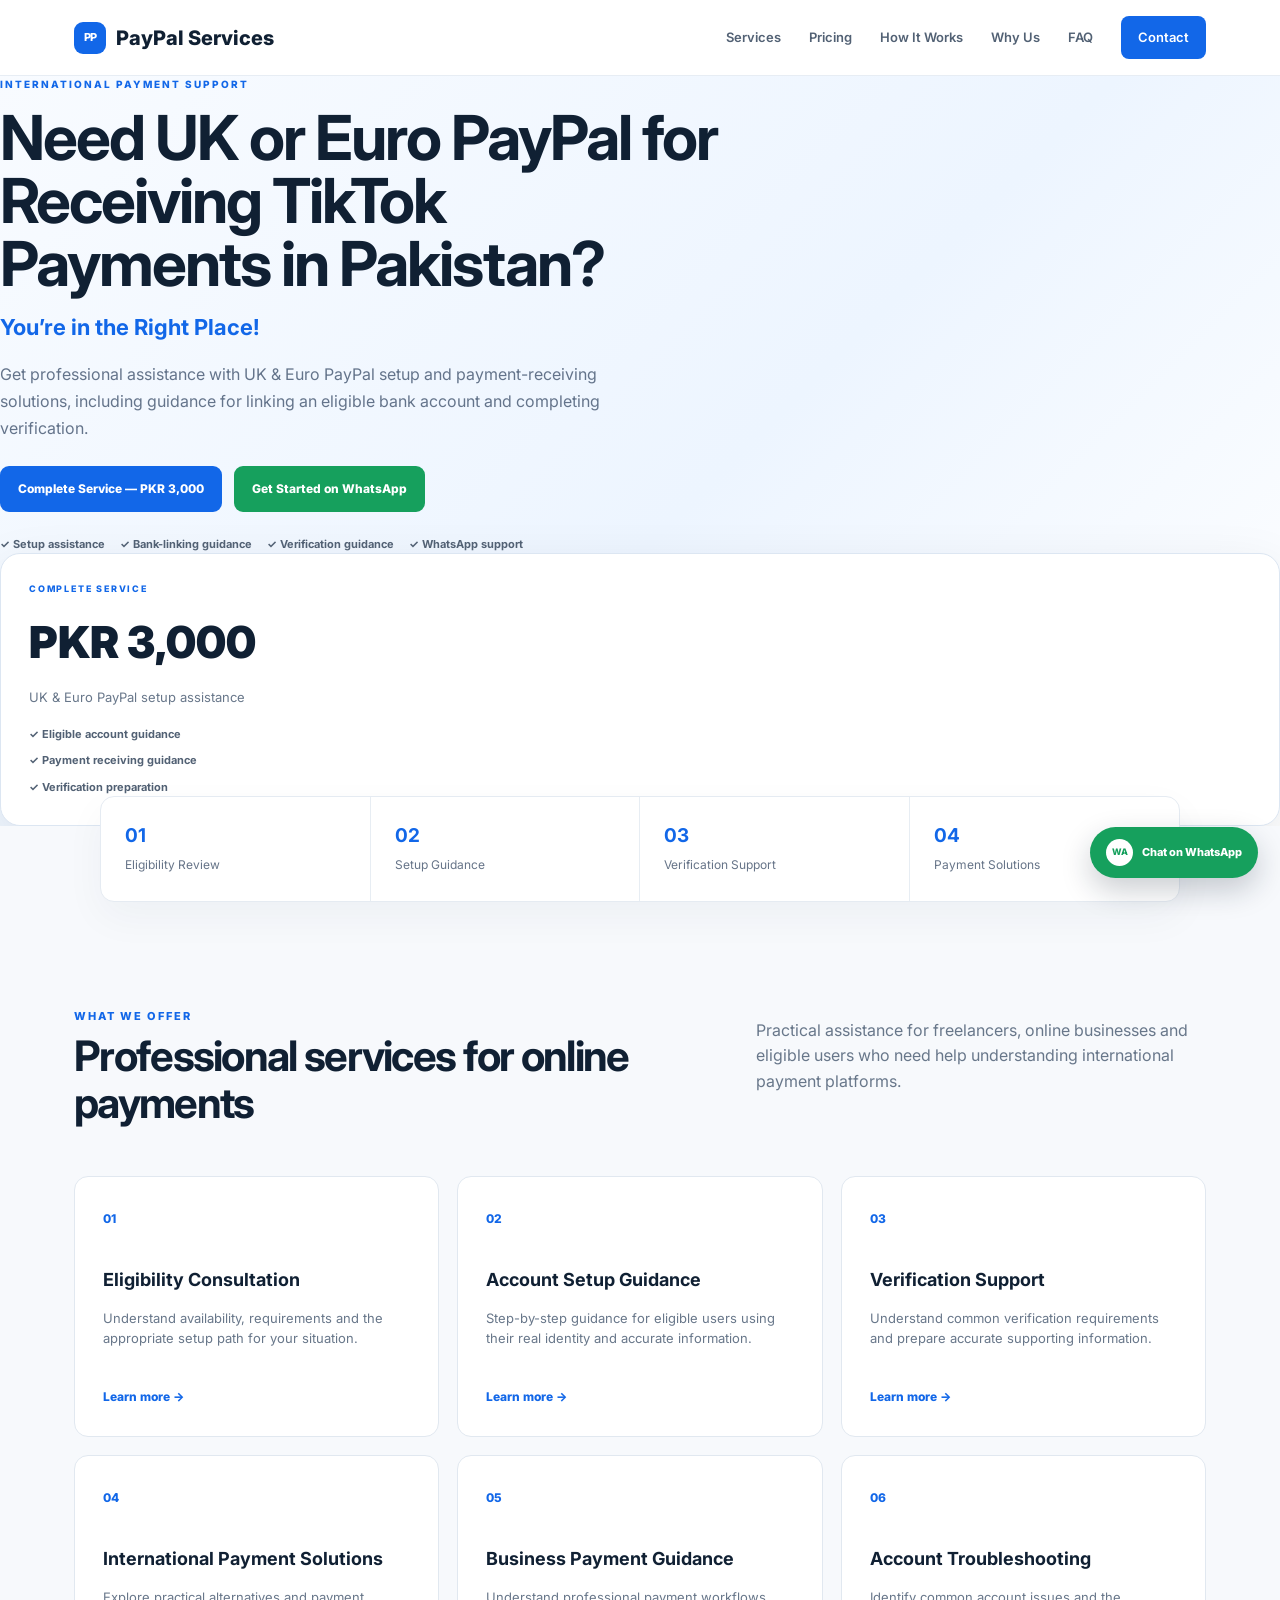
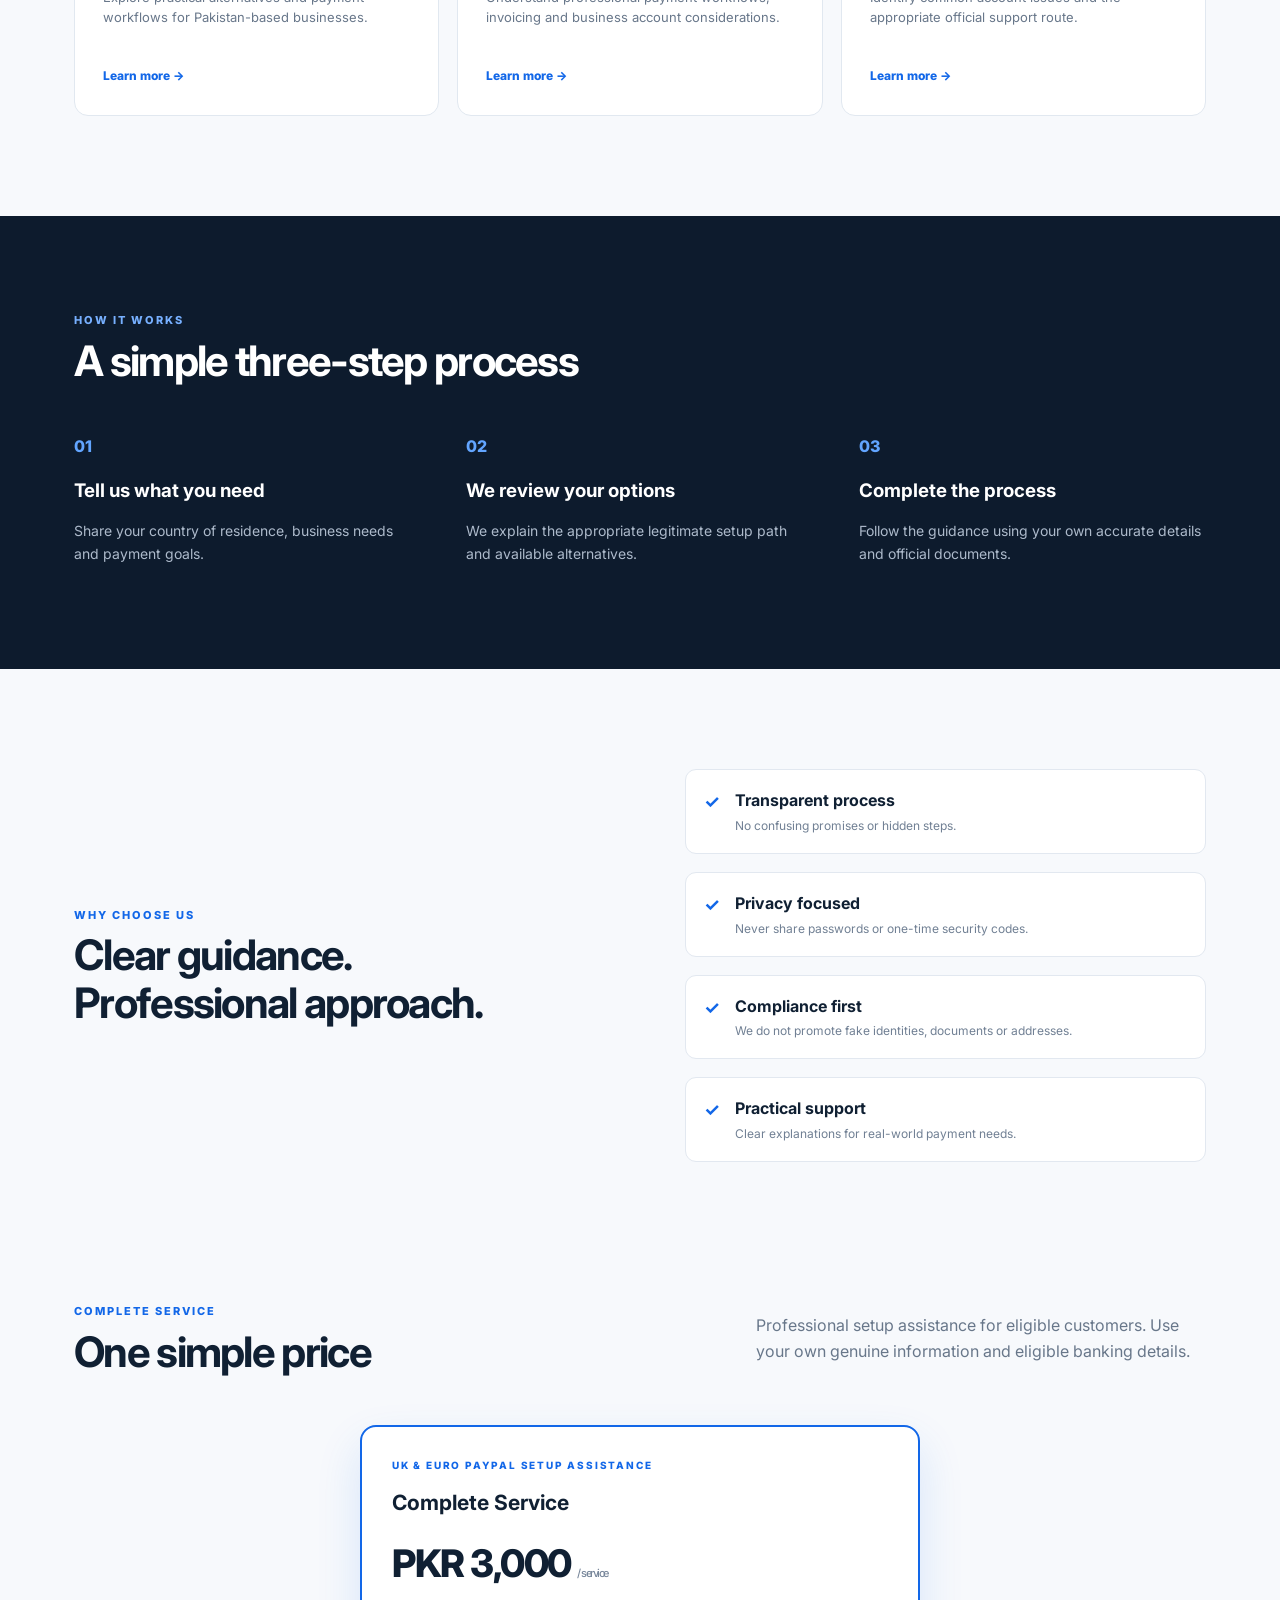
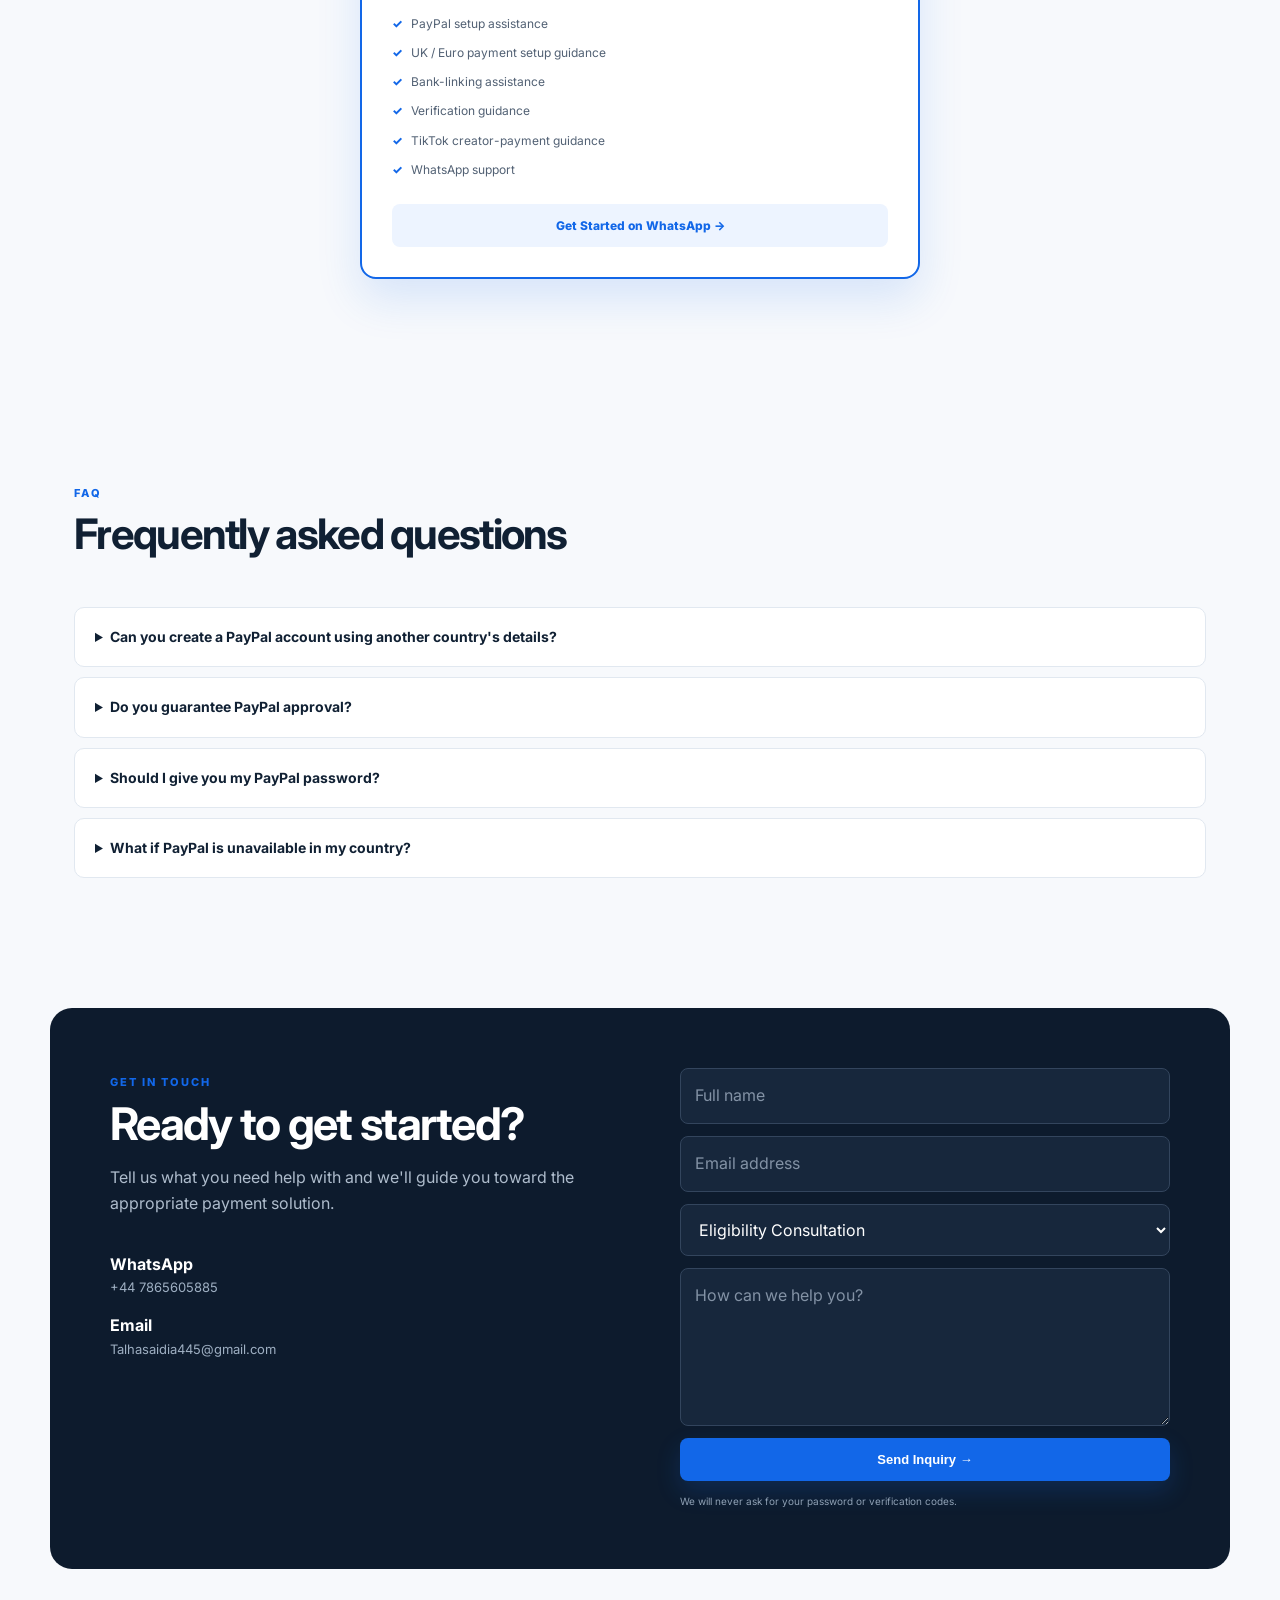
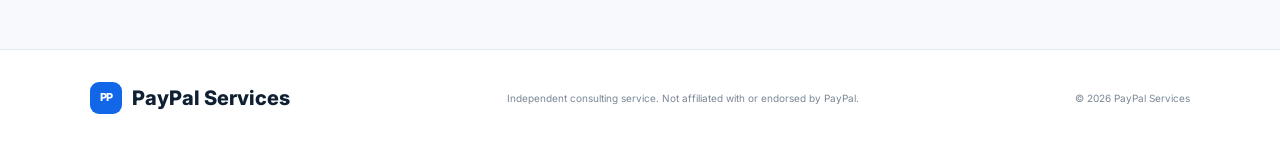
<file: index.html>
<!DOCTYPE html>
<html lang="en">
<head>
<meta charset="UTF-8">
<meta name="viewport" content="width=device-width, initial-scale=1.0">
<title>PayPal Services | Professional Payment Assistance</title>
<link rel="stylesheet" href="style.css">
</head>
<body>
<header>
  <div class="nav-wrap">
    <a class="logo" href="#home"><span>PP</span> PayPal Services</a>
    <nav>
      <a href="#services">Services</a><a href="#pricing">Pricing</a>
      <a href="#how">How It Works</a>
      <a href="#about">Why Us</a>
      <a href="#faq">FAQ</a>
      <a class="nav-btn" href="#contact">Contact</a>
    </nav>
    <button class="hamburger">☰</button>
  </div>
</header>

<section id="home" class="hero">
<div class="hero-copy">
  <div class="eyebrow">INTERNATIONAL PAYMENT SUPPORT</div>
  <h1>Need UK or Euro PayPal for Receiving TikTok Payments in Pakistan?</h1>
  <p class="hero-lead"><strong>You’re in the Right Place!</strong></p>
  <p>Get professional assistance with UK &amp; Euro PayPal setup and payment-receiving solutions, including guidance for linking an eligible bank account and completing verification.</p>
  <div class="hero-actions">
    <a class="btn primary" href="#pricing">Complete Service — PKR 3,000</a>
    <a class="btn secondary" href="https://wa.me/447865605885?text=Hello%20PayPal%20Services%2C%20I%20want%20to%20discuss%20the%20UK%20or%20Euro%20PayPal%20setup%20service." target="_blank">Get Started on WhatsApp</a>
  </div>
  <div class="hero-points"><span>✓ Setup assistance</span><span>✓ Bank-linking guidance</span><span>✓ Verification guidance</span><span>✓ WhatsApp support</span></div>
</div>
<div class="hero-card">
  <div class="mini-label">COMPLETE SERVICE</div>
  <div class="hero-price">PKR 3,000</div>
  <div class="mini-note">UK &amp; Euro PayPal setup assistance</div>
  <div class="mini-list"><span>✓ Eligible account guidance</span><span>✓ Payment receiving guidance</span><span>✓ Verification preparation</span></div>
</div>
</section>

<section class="stats">
  <div><strong>01</strong><span>Eligibility Review</span></div>
  <div><strong>02</strong><span>Setup Guidance</span></div>
  <div><strong>03</strong><span>Verification Support</span></div>
  <div><strong>04</strong><span>Payment Solutions</span></div>
</section>

<section id="services" class="section">
  <div class="heading">
    <div><small>WHAT WE OFFER</small><h2>Professional services for online payments</h2></div>
    <p>Practical assistance for freelancers, online businesses and eligible users who need help understanding international payment platforms.</p>
  </div>
  <div class="service-grid">
    <article><span class="num">01</span><h3>Eligibility Consultation</h3><p>Understand availability, requirements and the appropriate setup path for your situation.</p><a href="#contact">Learn more →</a></article>
    <article><span class="num">02</span><h3>Account Setup Guidance</h3><p>Step-by-step guidance for eligible users using their real identity and accurate information.</p><a href="#contact">Learn more →</a></article>
    <article><span class="num">03</span><h3>Verification Support</h3><p>Understand common verification requirements and prepare accurate supporting information.</p><a href="#contact">Learn more →</a></article>
    <article><span class="num">04</span><h3>International Payment Solutions</h3><p>Explore practical alternatives and payment workflows for Pakistan-based businesses.</p><a href="#contact">Learn more →</a></article>
    <article><span class="num">05</span><h3>Business Payment Guidance</h3><p>Understand professional payment workflows, invoicing and business account considerations.</p><a href="#contact">Learn more →</a></article>
    <article><span class="num">06</span><h3>Account Troubleshooting</h3><p>Identify common account issues and the appropriate official support route.</p><a href="#contact">Learn more →</a></article>
  </div>
</section>

<section id="how" class="dark-section">
  <div class="heading white">
    <div><small>HOW IT WORKS</small><h2>A simple three-step process</h2></div>
  </div>
  <div class="steps">
    <div><span>01</span><h3>Tell us what you need</h3><p>Share your country of residence, business needs and payment goals.</p></div>
    <div><span>02</span><h3>We review your options</h3><p>We explain the appropriate legitimate setup path and available alternatives.</p></div>
    <div><span>03</span><h3>Complete the process</h3><p>Follow the guidance using your own accurate details and official documents.</p></div>
  </div>
</section>

<section id="about" class="section why">
  <div>
    <small>WHY CHOOSE US</small>
    <h2>Clear guidance.<br>Professional approach.</h2>
  </div>
  <div class="why-list">
    <div><b>✓</b><span><strong>Transparent process</strong><small>No confusing promises or hidden steps.</small></span></div>
    <div><b>✓</b><span><strong>Privacy focused</strong><small>Never share passwords or one-time security codes.</small></span></div>
    <div><b>✓</b><span><strong>Compliance first</strong><small>We do not promote fake identities, documents or addresses.</small></span></div>
    <div><b>✓</b><span><strong>Practical support</strong><small>Clear explanations for real-world payment needs.</small></span></div>
  </div>
</section>

<section id="pricing" class="section pricing-section">
  <div class="heading">
    <div><small>COMPLETE SERVICE</small><h2>One simple price</h2></div>
    <p>Professional setup assistance for eligible customers. Use your own genuine information and eligible banking details.</p>
  </div>
  <div class="single-price-wrap">
    <article class="price-card single-price">
      <div class="price-label">UK &amp; EURO PAYPAL SETUP ASSISTANCE</div>
      <h3>Complete Service</h3>
      <div class="price">PKR 3,000 <span>/ service</span></div>
      <ul>
        <li>PayPal setup assistance</li>
        <li>UK / Euro payment setup guidance</li>
        <li>Bank-linking assistance</li>
        <li>Verification guidance</li>
        <li>TikTok creator-payment guidance</li>
        <li>WhatsApp support</li>
      </ul>
      <a class="price-btn" href="https://wa.me/447865605885?text=Hello%20PayPal%20Services%2C%20I%20want%20the%20PKR%203%2C000%20UK%20or%20Euro%20PayPal%20setup%20assistance." target="_blank">Get Started on WhatsApp →</a>
    </article>
  </div>
</section><section id="faq" class="faq section">
  <div class="heading"><div><small>FAQ</small><h2>Frequently asked questions</h2></div></div>
  <details><summary>Can you create a PayPal account using another country's details?</summary><p>No. Our service focuses on legitimate setups. Users should provide their actual country of residence and accurate information.</p></details>
  <details><summary>Do you guarantee PayPal approval?</summary><p>No. Account approval and verification are controlled by the payment provider.</p></details>
  <details><summary>Should I give you my PayPal password?</summary><p>No. Never share your password, OTP, security answers or authentication codes with anyone.</p></details>
  <details><summary>What if PayPal is unavailable in my country?</summary><p>We can discuss alternative international payment solutions that may be appropriate for your circumstances.</p></details>
</section>

<section id="contact" class="contact">
  <div>
    <small>GET IN TOUCH</small>
    <h2>Ready to get started?</h2>
    <p>Tell us what you need help with and we'll guide you toward the appropriate payment solution.</p>
    <div class="contact-info">
      <div><b>WhatsApp</b><a href="https://wa.me/447865605885" target="_blank"><span>+44 7865605885</span></a></div>
      <div><b>Email</b><span>Talhasaidia445@gmail.com</span></div>
    </div>
  </div>
  <form onsubmit="sendMessage(event)">
    <input id="name" required placeholder="Full name">
    <input id="email" type="email" required placeholder="Email address">
    <select id="service"><option>Eligibility Consultation</option><option>Account Setup Guidance</option><option>Verification Support</option><option>Payment Solutions</option><option>Other</option></select>
    <textarea id="message" required placeholder="How can we help you?" rows="5"></textarea>
    <button class="btn main" type="submit">Send Inquiry →</button>
    <small>We will never ask for your password or verification codes.</small>
  </form>
</section>

<a class="whatsapp-float" href="https://wa.me/447865605885?text=Hello%20PayPal%20Services%2C%20I%20would%20like%20a%20consultation." target="_blank" aria-label="Chat on WhatsApp"><span>WA</span><b>Chat on WhatsApp</b></a><footer>
  <a class="logo" href="#home"><span>PP</span> PayPal Services</a>
  <p>Independent consulting service. Not affiliated with or endorsed by PayPal.</p>
  <p>© 2026 PayPal Services</p>
</footer>
<script src="script.js"></script>
</body>
</html>
</file>
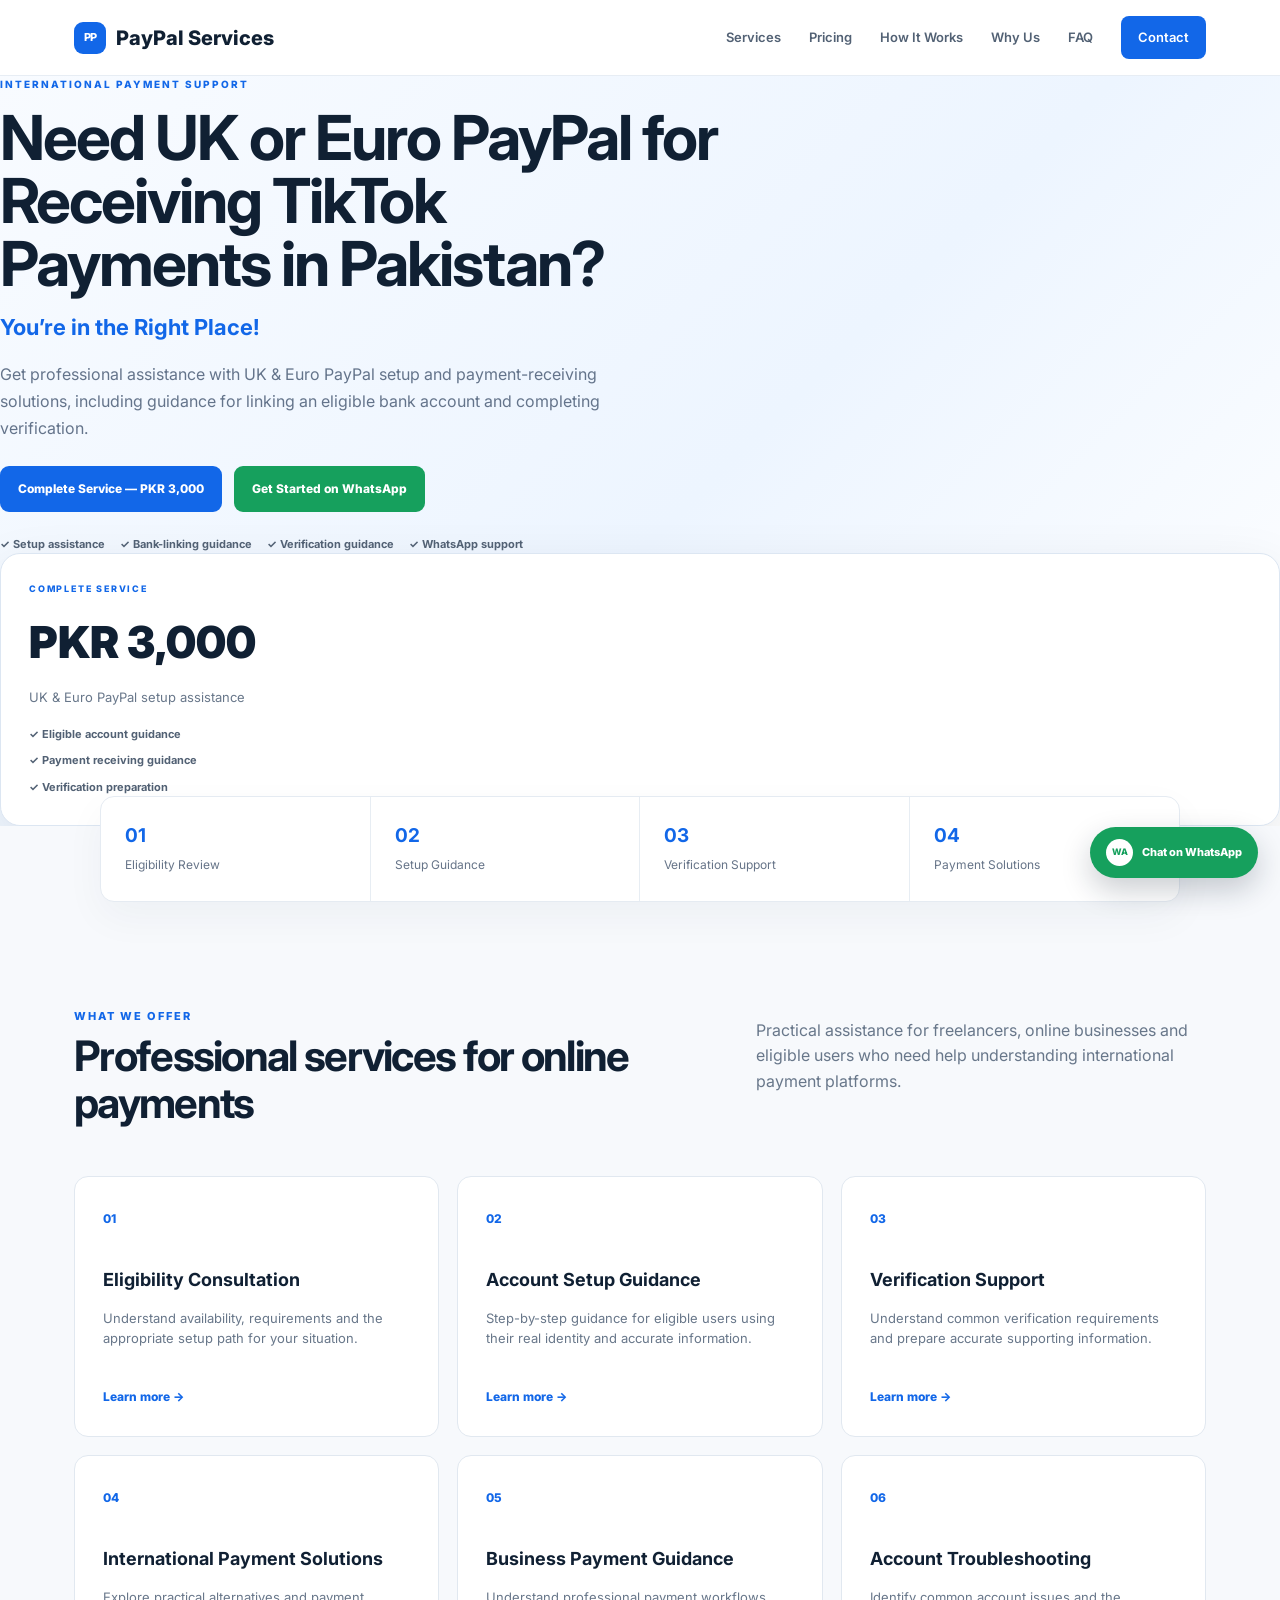
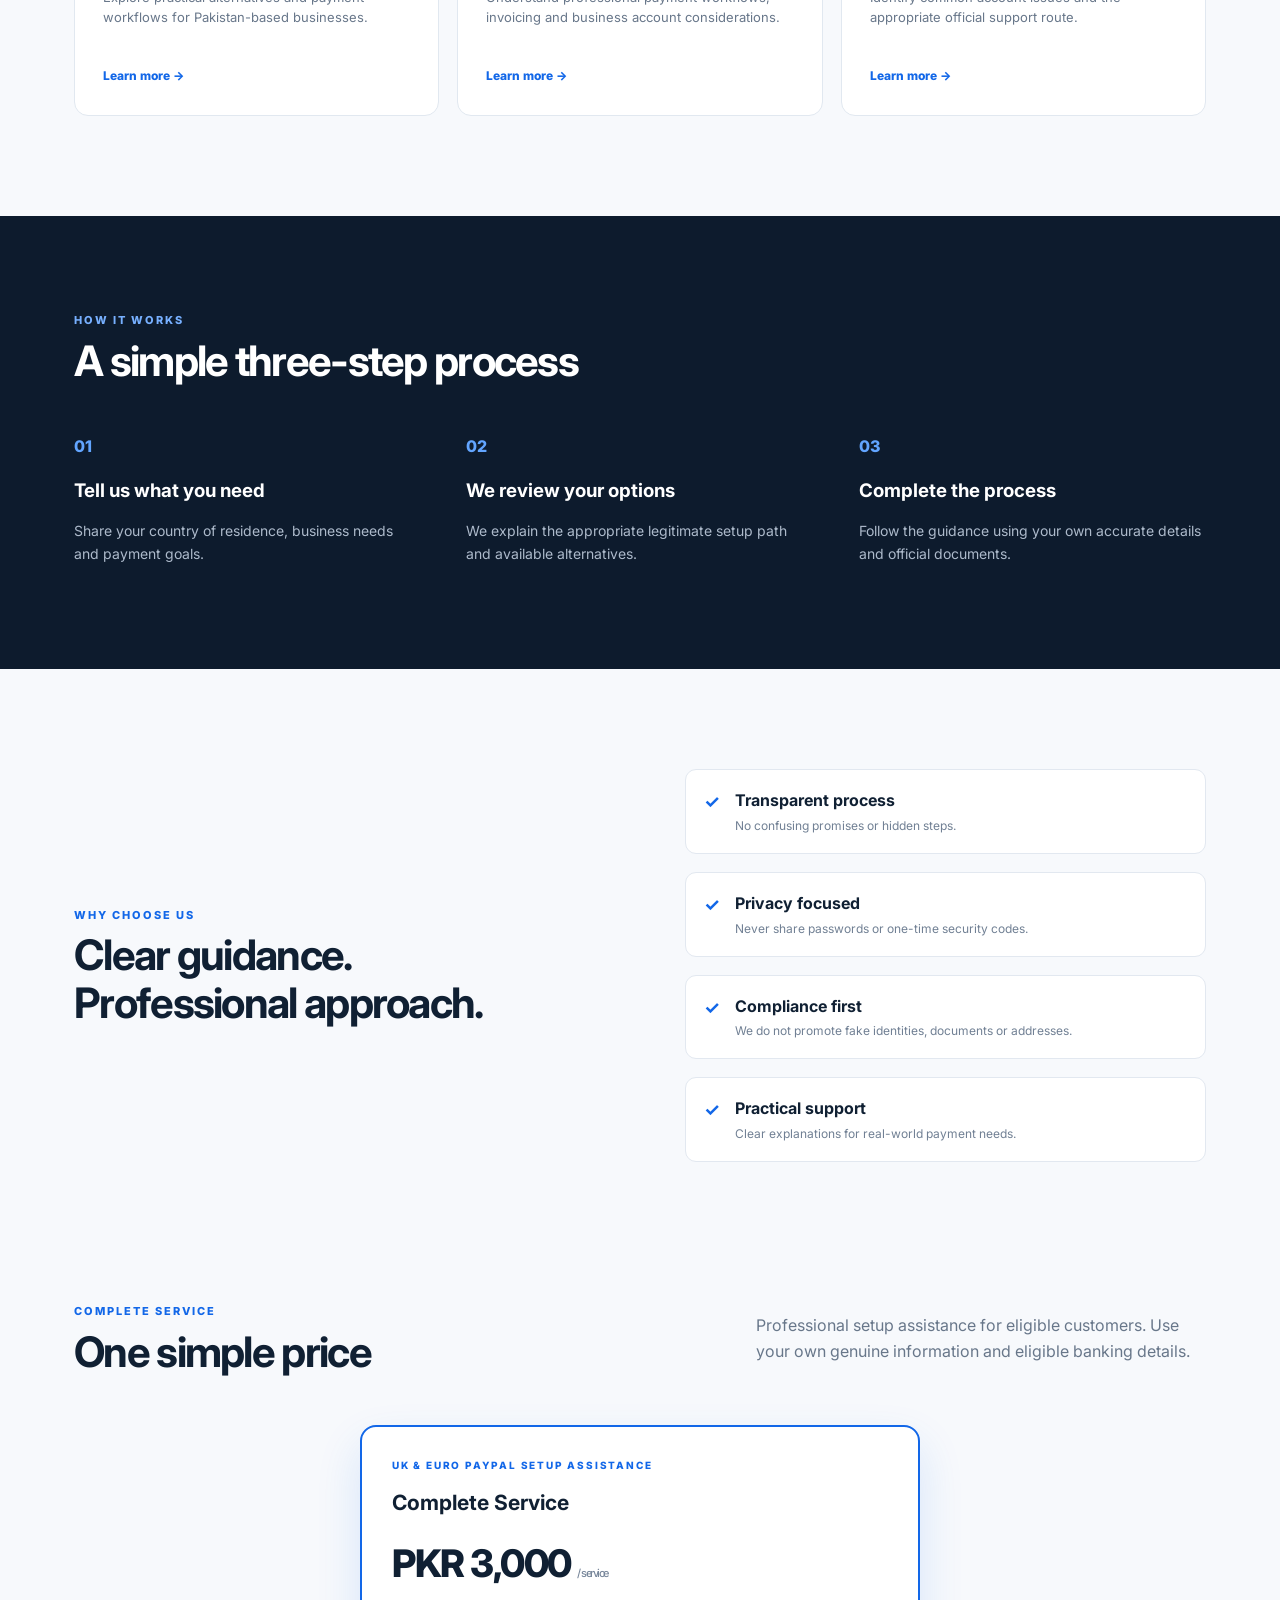
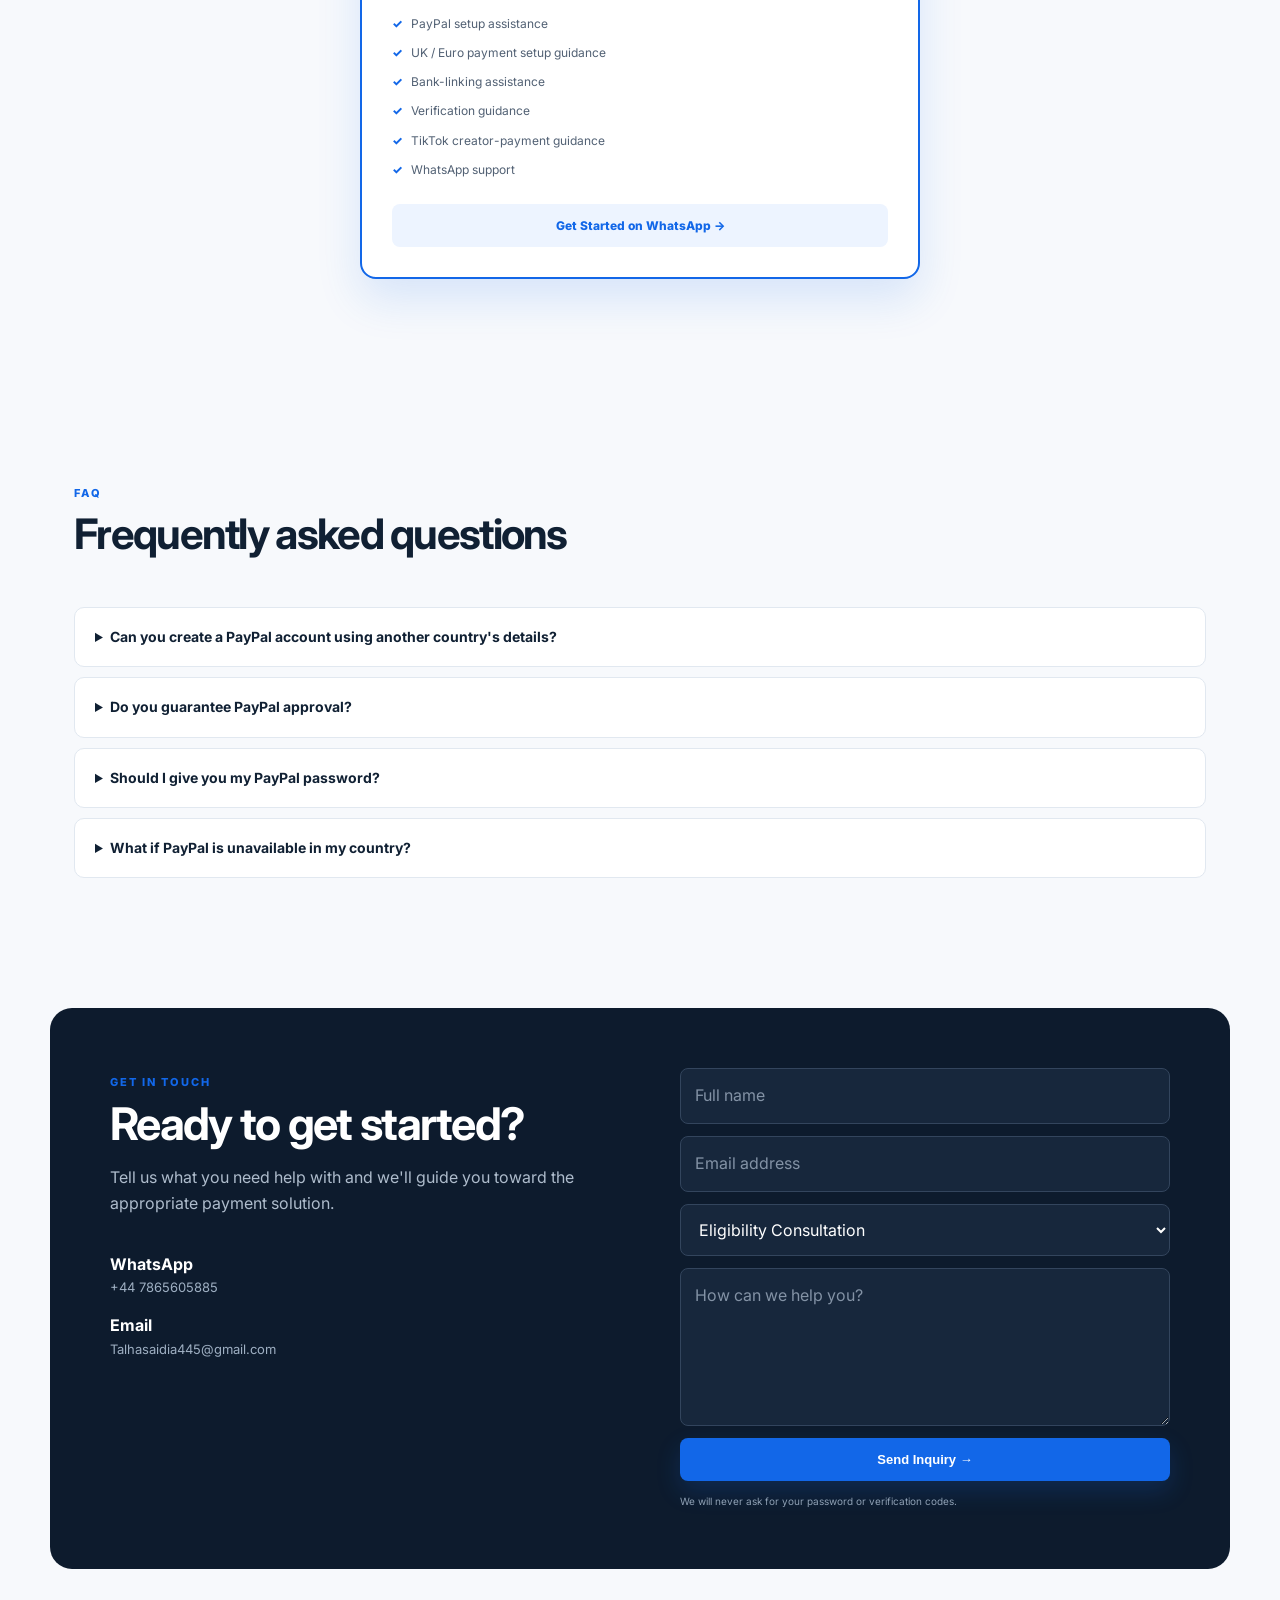
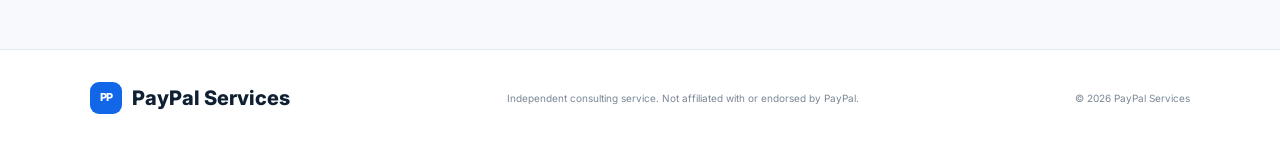
<file: index[1].html>
<!DOCTYPE html>
<html lang="en">
<head>
<meta charset="UTF-8">
<meta name="viewport" content="width=device-width, initial-scale=1.0">
<title>PayPal Services | Professional Payment Assistance</title>
<link rel="stylesheet" href="style.css">
</head>
<body>
<header>
  <div class="nav-wrap">
    <a class="logo" href="#home"><span>PP</span> PayPal Services</a>
    <nav>
      <a href="#services">Services</a><a href="#pricing">Pricing</a>
      <a href="#how">How It Works</a>
      <a href="#about">Why Us</a>
      <a href="#faq">FAQ</a>
      <a class="nav-btn" href="#contact">Contact</a>
    </nav>
    <button class="hamburger">☰</button>
  </div>
</header>

<section id="home" class="hero">
<div class="hero-copy">
  <div class="eyebrow">INTERNATIONAL PAYMENT SUPPORT</div>
  <h1>Need UK or Euro PayPal for Receiving TikTok Payments in Pakistan?</h1>
  <p class="hero-lead"><strong>You’re in the Right Place!</strong></p>
  <p>Get professional assistance with UK &amp; Euro PayPal setup and payment-receiving solutions, including guidance for linking an eligible bank account and completing verification.</p>
  <div class="hero-actions">
    <a class="btn primary" href="#pricing">Complete Service — PKR 3,000</a>
    <a class="btn secondary" href="https://wa.me/447865605885?text=Hello%20PayPal%20Services%2C%20I%20want%20to%20discuss%20the%20UK%20or%20Euro%20PayPal%20setup%20service." target="_blank">Get Started on WhatsApp</a>
  </div>
  <div class="hero-points"><span>✓ Setup assistance</span><span>✓ Bank-linking guidance</span><span>✓ Verification guidance</span><span>✓ WhatsApp support</span></div>
</div>
<div class="hero-card">
  <div class="mini-label">COMPLETE SERVICE</div>
  <div class="hero-price">PKR 3,000</div>
  <div class="mini-note">UK &amp; Euro PayPal setup assistance</div>
  <div class="mini-list"><span>✓ Eligible account guidance</span><span>✓ Payment receiving guidance</span><span>✓ Verification preparation</span></div>
</div>
</section>

<section class="stats">
  <div><strong>01</strong><span>Eligibility Review</span></div>
  <div><strong>02</strong><span>Setup Guidance</span></div>
  <div><strong>03</strong><span>Verification Support</span></div>
  <div><strong>04</strong><span>Payment Solutions</span></div>
</section>

<section id="services" class="section">
  <div class="heading">
    <div><small>WHAT WE OFFER</small><h2>Professional services for online payments</h2></div>
    <p>Practical assistance for freelancers, online businesses and eligible users who need help understanding international payment platforms.</p>
  </div>
  <div class="service-grid">
    <article><span class="num">01</span><h3>Eligibility Consultation</h3><p>Understand availability, requirements and the appropriate setup path for your situation.</p><a href="#contact">Learn more →</a></article>
    <article><span class="num">02</span><h3>Account Setup Guidance</h3><p>Step-by-step guidance for eligible users using their real identity and accurate information.</p><a href="#contact">Learn more →</a></article>
    <article><span class="num">03</span><h3>Verification Support</h3><p>Understand common verification requirements and prepare accurate supporting information.</p><a href="#contact">Learn more →</a></article>
    <article><span class="num">04</span><h3>International Payment Solutions</h3><p>Explore practical alternatives and payment workflows for Pakistan-based businesses.</p><a href="#contact">Learn more →</a></article>
    <article><span class="num">05</span><h3>Business Payment Guidance</h3><p>Understand professional payment workflows, invoicing and business account considerations.</p><a href="#contact">Learn more →</a></article>
    <article><span class="num">06</span><h3>Account Troubleshooting</h3><p>Identify common account issues and the appropriate official support route.</p><a href="#contact">Learn more →</a></article>
  </div>
</section>

<section id="how" class="dark-section">
  <div class="heading white">
    <div><small>HOW IT WORKS</small><h2>A simple three-step process</h2></div>
  </div>
  <div class="steps">
    <div><span>01</span><h3>Tell us what you need</h3><p>Share your country of residence, business needs and payment goals.</p></div>
    <div><span>02</span><h3>We review your options</h3><p>We explain the appropriate legitimate setup path and available alternatives.</p></div>
    <div><span>03</span><h3>Complete the process</h3><p>Follow the guidance using your own accurate details and official documents.</p></div>
  </div>
</section>

<section id="about" class="section why">
  <div>
    <small>WHY CHOOSE US</small>
    <h2>Clear guidance.<br>Professional approach.</h2>
  </div>
  <div class="why-list">
    <div><b>✓</b><span><strong>Transparent process</strong><small>No confusing promises or hidden steps.</small></span></div>
    <div><b>✓</b><span><strong>Privacy focused</strong><small>Never share passwords or one-time security codes.</small></span></div>
    <div><b>✓</b><span><strong>Compliance first</strong><small>We do not promote fake identities, documents or addresses.</small></span></div>
    <div><b>✓</b><span><strong>Practical support</strong><small>Clear explanations for real-world payment needs.</small></span></div>
  </div>
</section>

<section id="pricing" class="section pricing-section">
  <div class="heading">
    <div><small>COMPLETE SERVICE</small><h2>One simple price</h2></div>
    <p>Professional setup assistance for eligible customers. Use your own genuine information and eligible banking details.</p>
  </div>
  <div class="single-price-wrap">
    <article class="price-card single-price">
      <div class="price-label">UK &amp; EURO PAYPAL SETUP ASSISTANCE</div>
      <h3>Complete Service</h3>
      <div class="price">PKR 3,000 <span>/ service</span></div>
      <ul>
        <li>PayPal setup assistance</li>
        <li>UK / Euro payment setup guidance</li>
        <li>Bank-linking assistance</li>
        <li>Verification guidance</li>
        <li>TikTok creator-payment guidance</li>
        <li>WhatsApp support</li>
      </ul>
      <a class="price-btn" href="https://wa.me/447865605885?text=Hello%20PayPal%20Services%2C%20I%20want%20the%20PKR%203%2C000%20UK%20or%20Euro%20PayPal%20setup%20assistance." target="_blank">Get Started on WhatsApp →</a>
    </article>
  </div>
</section><section id="faq" class="faq section">
  <div class="heading"><div><small>FAQ</small><h2>Frequently asked questions</h2></div></div>
  <details><summary>Can you create a PayPal account using another country's details?</summary><p>No. Our service focuses on legitimate setups. Users should provide their actual country of residence and accurate information.</p></details>
  <details><summary>Do you guarantee PayPal approval?</summary><p>No. Account approval and verification are controlled by the payment provider.</p></details>
  <details><summary>Should I give you my PayPal password?</summary><p>No. Never share your password, OTP, security answers or authentication codes with anyone.</p></details>
  <details><summary>What if PayPal is unavailable in my country?</summary><p>We can discuss alternative international payment solutions that may be appropriate for your circumstances.</p></details>
</section>

<section id="contact" class="contact">
  <div>
    <small>GET IN TOUCH</small>
    <h2>Ready to get started?</h2>
    <p>Tell us what you need help with and we'll guide you toward the appropriate payment solution.</p>
    <div class="contact-info">
      <div><b>WhatsApp</b><a href="https://wa.me/447865605885" target="_blank"><span>+44 7865605885</span></a></div>
      <div><b>Email</b><span>Talhasaidia445@gmail.com</span></div>
    </div>
  </div>
  <form onsubmit="sendMessage(event)">
    <input id="name" required placeholder="Full name">
    <input id="email" type="email" required placeholder="Email address">
    <select id="service"><option>Eligibility Consultation</option><option>Account Setup Guidance</option><option>Verification Support</option><option>Payment Solutions</option><option>Other</option></select>
    <textarea id="message" required placeholder="How can we help you?" rows="5"></textarea>
    <button class="btn main" type="submit">Send Inquiry →</button>
    <small>We will never ask for your password or verification codes.</small>
  </form>
</section>

<a class="whatsapp-float" href="https://wa.me/447865605885?text=Hello%20PayPal%20Services%2C%20I%20would%20like%20a%20consultation." target="_blank" aria-label="Chat on WhatsApp"><span>WA</span><b>Chat on WhatsApp</b></a><footer>
  <a class="logo" href="#home"><span>PP</span> PayPal Services</a>
  <p>Independent consulting service. Not affiliated with or endorsed by PayPal.</p>
  <p>© 2026 PayPal Services</p>
</footer>
<script src="script.js"></script>
</body>
</html>
</file>
<file: style.css>
@import url('https://fonts.googleapis.com/css2?family=Inter:wght@400;500;600;700;800&display=swap');
*{box-sizing:border-box}html{scroll-behavior:smooth}body{margin:0;font-family:Inter,Arial,sans-serif;color:#102033;background:#f7f9fc;line-height:1.6}a{text-decoration:none;color:inherit}header{height:76px;background:#fff;border-bottom:1px solid #e7edf4;position:sticky;top:0;z-index:20}.nav-wrap{max-width:1180px;height:100%;margin:auto;padding:0 24px;display:flex;align-items:center;justify-content:space-between}.logo{font-size:20px;font-weight:800;display:flex;align-items:center;gap:10px}.logo span{display:grid;place-items:center;width:32px;height:32px;border-radius:9px;background:#1267e8;color:#fff;font-size:11px;letter-spacing:-1px}.nav-wrap nav{display:flex;align-items:center;gap:28px;color:#526174;font-size:13px;font-weight:600}.nav-btn{background:#1267e8;color:#fff;padding:11px 17px;border-radius:8px}.hamburger{display:none;border:0;background:transparent;font-size:25px}.hero{background:linear-gradient(135deg,#f8fbff 0%,#edf5ff 55%,#fff 100%);overflow:hidden}.hero-inner{max-width:1180px;margin:auto;padding:86px 24px 100px;display:grid;grid-template-columns:1.05fr .95fr;align-items:center;gap:60px}.pill{display:inline-block;color:#1267e8;background:#e7f0ff;border-radius:50px;padding:8px 13px;font-size:10px;font-weight:800;letter-spacing:1.4px}.hero h1{font-size:62px;line-height:1.04;letter-spacing:-3px;margin:20px 0}.hero h1 em{font-style:normal;color:#1267e8}.hero-text>p{max-width:620px;color:#627084;font-size:18px}.buttons{display:flex;gap:12px;margin:30px 0}.btn{display:inline-block;padding:14px 21px;border-radius:8px;font-size:13px;font-weight:800;border:0;cursor:pointer}.btn.main{background:#1267e8;color:#fff;box-shadow:0 10px 25px #1267e833}.btn.light{background:#fff;color:#1267e8;border:1px solid #dce6f2}.trust{display:flex;gap:20px;flex-wrap:wrap;font-size:11px;font-weight:700;color:#637185}.hero-visual{height:430px;position:relative}.orb{position:absolute;width:390px;height:390px;border-radius:50%;right:10px;top:20px;background:radial-gradient(circle,#d7eaff,#edf5ff 58%,transparent 59%)}.payment-card{position:absolute;width:380px;height:235px;right:35px;top:100px;border-radius:20px;padding:28px;background:linear-gradient(135deg,#0d1e35,#165bc0);color:#fff;box-shadow:0 30px 55px #0c2a5b38;transform:rotate(-5deg)}.card-head{display:flex;justify-content:space-between;font-size:14px}.card-title{font-size:27px;font-weight:800;margin-top:42px}.card-number{color:#c8dcff;font-size:13px;margin-top:6px}.card-bottom{position:absolute;bottom:25px;left:28px;right:28px;display:flex;justify-content:space-between;font-size:9px;letter-spacing:1px;color:#b8d0f5}.floating{position:absolute;background:#fff;border:1px solid #e2e9f1;border-radius:13px;padding:13px 16px;display:flex;align-items:center;gap:11px;box-shadow:0 15px 40px #10203318;font-size:12px}.floating b{display:grid;place-items:center;width:32px;height:32px;border-radius:9px;background:#e8f1ff;color:#1267e8}.floating small{display:block;color:#8190a2;margin-top:2px}.f1{left:0;top:80px}.f2{right:0;bottom:50px}.stats{max-width:1080px;margin:-30px auto 0;position:relative;background:#fff;border:1px solid #e5ebf2;border-radius:14px;display:grid;grid-template-columns:repeat(4,1fr);box-shadow:0 15px 40px #12233b0b}.stats div{padding:24px;border-right:1px solid #e7edf3}.stats div:last-child{border:0}.stats strong{display:block;color:#1267e8;font-size:19px}.stats span{font-size:12px;color:#667488}.section{max-width:1180px;margin:auto;padding:100px 24px}.heading{display:flex;justify-content:space-between;gap:60px;margin-bottom:45px}.heading h2,.why h2,.contact h2{font-size:42px;line-height:1.12;letter-spacing:-1.7px;margin:5px 0}.heading small,.why>div>small,.contact>div>small{font-size:11px;letter-spacing:2px;font-weight:800;color:#1267e8}.heading>p{max-width:450px;color:#68778a}.service-grid{display:grid;grid-template-columns:repeat(3,1fr);gap:18px}.service-grid article{background:#fff;border:1px solid #e1e8f0;border-radius:14px;padding:28px;transition:.2s}.service-grid article:hover{transform:translateY(-4px);box-shadow:0 18px 35px #10203312}.num{color:#1267e8;font-size:12px;font-weight:800}.service-grid h3{font-size:18px;margin:35px 0 8px}.service-grid p{color:#68778a;font-size:13px;min-height:62px}.service-grid a{color:#1267e8;font-size:12px;font-weight:800}.dark-section{background:#0d1b2d;color:#fff;padding:90px max(24px,calc((100% - 1132px)/2))}.white small{color:#77b0ff}.white h2{color:#fff}.steps{display:grid;grid-template-columns:repeat(3,1fr);gap:45px}.steps span{color:#62a5ff;font-weight:800}.steps h3{margin:17px 0 6px}.steps p{color:#adbacb;font-size:14px}.why{display:grid;grid-template-columns:1fr 1fr;gap:90px;align-items:center}.why-list{display:grid;gap:18px}.why-list>div{display:flex;gap:15px;align-items:flex-start;background:#fff;border:1px solid #e2e8f0;border-radius:11px;padding:18px}.why-list b{color:#1267e8;font-size:18px}.why-list strong,.why-list small{display:block}.why-list small{color:#718094;font-size:12px;margin-top:2px}.faq details{background:#fff;border:1px solid #e1e8f0;border-radius:10px;margin:10px 0;padding:18px 20px}.faq summary{font-size:14px;font-weight:700;cursor:pointer}.faq details p{color:#68778a;font-size:13px}.contact{max-width:1180px;margin:20px auto 80px;padding:60px;border-radius:22px;background:#0d1b2d;color:#fff;display:grid;grid-template-columns:1fr 1fr;gap:80px}.contact h2{font-size:45px}.contact p{color:#aebccc}.contact-info{margin-top:35px;display:grid;gap:15px}.contact-info b,.contact-info span{display:block}.contact-info span{color:#9eafc2;font-size:13px}.contact form{display:grid;gap:12px}.contact input,.contact select,.contact textarea{width:100%;font:inherit;background:#17273c;color:#fff;border:1px solid #33455d;border-radius:8px;padding:14px}.contact input::placeholder,.contact textarea::placeholder{color:#8392a5}.contact form small{color:#8fa0b4;font-size:10px}footer{background:#fff;border-top:1px solid #e2e8ef;padding:32px 7%;display:flex;gap:25px;align-items:center;justify-content:space-between;flex-wrap:wrap}footer p{font-size:10px;color:#7b8796;margin:0}@media(max-width:850px){.nav-wrap nav{display:none}.hamburger{display:block}.hero-inner{grid-template-columns:1fr;padding-top:55px}.hero h1{font-size:48px}.hero-visual{height:350px}.payment-card{width:320px;right:5%;}.floating.f1{left:0}.stats{margin:0 18px;grid-template-columns:1fr 1fr}.stats div:nth-child(2){border-right:0}.service-grid,.steps,.why,.contact{grid-template-columns:1fr}.heading{display:block}.heading>p{margin-top:18px}.section{padding:70px 22px}.contact{margin:20px;padding:38px 25px}.contact h2,.heading h2,.why h2{font-size:34px}}@media(max-width:480px){.hero h1{font-size:40px}.hero-visual{transform:scale(.86);transform-origin:center}.buttons{flex-direction:column}.stats{font-size:11px}.stats div{padding:17px}.payment-card{right:-15px}.floating.f2{right:-10px}}
.pricing-section{padding-top:35px}.pricing-grid{display:grid;grid-template-columns:repeat(3,1fr);gap:18px}.price-card{position:relative;background:#fff;border:1px solid #dfe7f0;border-radius:16px;padding:30px;box-shadow:0 10px 30px rgba(16,32,51,.05)}.price-card.featured{border:2px solid #1267e8;box-shadow:0 20px 45px rgba(18,103,232,.14)}.price-label{font-size:10px;letter-spacing:1.8px;font-weight:800;color:#1267e8}.price-card h3{font-size:21px;margin:13px 0}.price{font-size:38px;font-weight:800;letter-spacing:-1.5px}.price span{font-size:11px;color:#77869a;font-weight:500}.price-card p{font-size:13px;color:#68778a;min-height:50px}.price-card ul{list-style:none;padding:0;margin:20px 0 25px;display:grid;gap:10px;font-size:12px;color:#526174}.price-card li:before{content:"✓";color:#1267e8;font-weight:800;margin-right:8px}.price-btn{display:block;text-align:center;background:#edf4ff;color:#1267e8;padding:12px;border-radius:8px;font-size:12px;font-weight:800}.featured .price-btn{background:#1267e8;color:#fff}.popular{position:absolute;top:-12px;right:18px;background:#1267e8;color:#fff;border-radius:20px;padding:5px 10px;font-size:8px;font-weight:800;letter-spacing:1px}.whatsapp-float{position:fixed;right:22px;bottom:22px;z-index:50;display:flex;align-items:center;gap:9px;background:#16a05d;color:#fff;padding:12px 16px;border-radius:50px;box-shadow:0 12px 30px rgba(16,32,51,.22);font-size:11px;font-weight:800}.whatsapp-float span{display:grid;place-items:center;width:27px;height:27px;border-radius:50%;background:#fff;color:#16a05d;font-size:9px}.whatsapp-float b{font-weight:800}@media(max-width:850px){.pricing-grid{grid-template-columns:1fr}.whatsapp-float b{display:none}.whatsapp-float{width:48px;height:48px;padding:0;justify-content:center;right:16px;bottom:16px}.whatsapp-float span{width:34px;height:34px}}

.single-price-wrap{max-width:520px;margin:0 auto}.single-price{border:2px solid #1267e8;box-shadow:0 20px 45px rgba(18,103,232,.14)}.single-price .price{margin:12px 0}.single-price .price-card p{min-height:0}

.hero-copy{max-width:720px}.eyebrow{font-size:10px;letter-spacing:2px;font-weight:800;color:#1267e8;margin-bottom:14px}.hero-copy h1{font-size:clamp(36px,5vw,62px);line-height:1.02;letter-spacing:-2px;margin:0 0 14px}.hero-lead{font-size:22px;margin:0 0 8px;color:#1267e8}.hero-copy>p:not(.hero-lead){font-size:16px;line-height:1.7;color:#64748b;max-width:650px}.hero-actions{display:flex;gap:12px;flex-wrap:wrap;margin:24px 0}.hero-actions .btn{padding:13px 18px;border-radius:9px;font-weight:800;font-size:12px}.hero-actions .primary{background:#1267e8;color:#fff}.hero-actions .secondary{background:#16a05d;color:#fff}.hero-points{display:flex;gap:15px;flex-wrap:wrap;color:#526174;font-size:11px;font-weight:700}.hero-card{background:#fff;border:1px solid #dce6f2;border-radius:20px;padding:28px;box-shadow:0 20px 55px rgba(16,32,51,.10);min-width:280px}.mini-label{font-size:9px;letter-spacing:1.8px;color:#1267e8;font-weight:800}.hero-price{font-size:44px;font-weight:900;margin:10px 0}.mini-note{font-size:13px;color:#68778a;margin-bottom:18px}.mini-list{display:grid;gap:9px;font-size:11px;color:#526174;font-weight:700}.single-price-wrap{max-width:560px;margin:0 auto}.single-price{border:2px solid #1267e8;box-shadow:0 20px 45px rgba(18,103,232,.14)}
@media(max-width:850px){.hero-card{min-width:0}.hero-copy h1{letter-spacing:-1px}.hero-actions{display:grid}.hero-actions .btn{text-align:center}}
</file>
